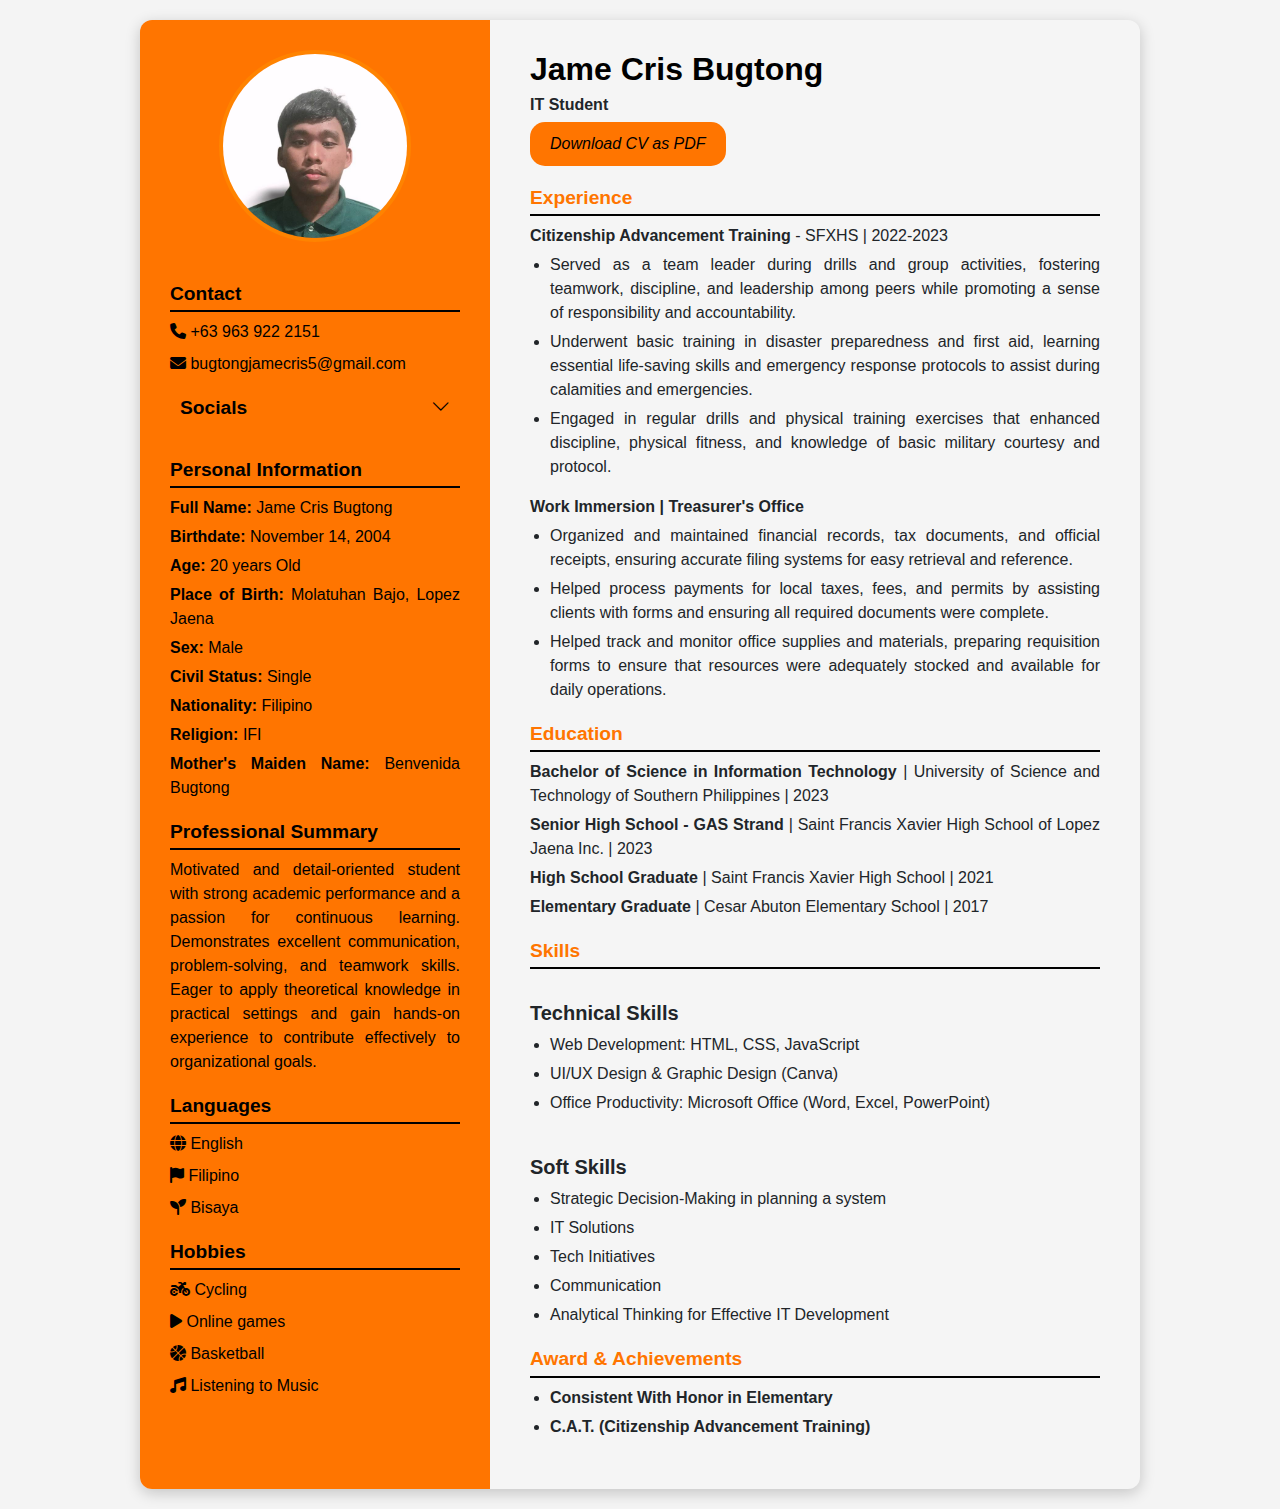
<file: WEBCV/index.html>
<!DOCTYPE html>
<html lang="en">
<head>
    <meta charset="UTF-8">
    <meta name="viewport" content="width=device-width, initial-scale=1.0">
    <title>Jame Cris Bugtong - CV</title>
    <link rel="stylesheet" href="https://cdnjs.cloudflare.com/ajax/libs/font-awesome/6.4.2/css/all.min.css">
    <link rel="stylesheet" href="https://cdn.jsdelivr.net/npm/bootstrap-icons@1.8.1/font/bootstrap-icons.css">
    <link href="https://cdn.jsdelivr.net/npm/bootstrap@5.3.3/dist/css/bootstrap.min.css" rel="stylesheet" integrity="sha384-QWTKZyjpPEjISv5WaRU9OFeRpok6YctnYmDr5pNlyT2bRjXh0JMhjY6hW+ALEwIH" crossorigin="anonymous">
    <link rel="stylesheet" href="style.css">
    <script src="js.js"></script>
</head>
<body>
    <div class="cv-container">
        <div class="left-section">
            <img src="imageee.jpg" alt="Max" style="width: 2in; height: 2in; object-fit: cover;">
  
            <div class="contact-info" style="text-align: justify;">
                <h3 style="color: black;"><strong>Contact</strong></h3>
                <p><i class="fas fa-phone"></i> <a href="tel:+639639222151" style="color: black">+63 963 922 2151</a></p>
                <p><i class="fas fa-envelope"></i> <a href="bugtongjamecris5@gmail.com" style="color: black">bugtongjamecris5@gmail.com</a></p>

            </div>

               <div class="socials-container">
                <div class="socials-category" onclick="toggleSocials()">
                    Socials <i class="bi bi-chevron-down"></i>
                </div>
                <div id="socials-details" class="socials-details">
                    <p><i class="bi bi-github social_icon"></i> 
                        <a href="https://github.com/jeymmm" target="_blank">@jeymmm</a>
                    </p>
                    <p><i class="bi bi-facebook social_icon"></i> 
                        <a href="https://www.facebook.com/cris.jame.520" target="_blank">Jame Cris</a>
                    </p>
                    <p><i class="bi bi-instagram social_icon"></i> 
                        <a href="https://www.instagram.com/riddle_jeym?igsh=aTlpYzB5bWR4eWNn" target="_blank">@riddle_jeym</a>
                    </p>
                </div>
            </div>
            
            <div class="personal" style="text-align: justify;">
                <h3 style="color: black;"><strong>Personal Information</strong></h3>
                <p><strong>Full Name:</strong> Jame Cris Bugtong</p>
                <p><strong>Birthdate:</strong> November 14, 2004</p>
                <p><strong>Age:</strong> 20 years Old</p>
                <p><strong>Place of Birth:</strong> Molatuhan Bajo, Lopez Jaena</p>
                <p><strong>Sex:</strong> Male</p>
                <p><strong>Civil Status:</strong> Single</p>
                <p><strong>Nationality:</strong> Filipino</p>
                <p><strong>Religion:</strong> IFI</p>
                <p><strong>Mother's Maiden Name:</strong> Benvenida Bugtong</p>
            </div>
                     
            <div class="professional" style="text-align: justify;">
                <h3 style="color: black;"><strong>Professional Summary</strong></h3>
                <p>Motivated and detail-oriented student with strong academic performance and a passion for continuous learning. Demonstrates excellent communication, problem-solving, and teamwork skills. Eager to apply theoretical knowledge in practical settings and gain hands-on experience to contribute effectively to organizational goals.</p>
            </div>
              
            <div class="languages" style="text-align: justify;">
                <h3 style="color: black;"><strong>Languages</strong></h3>
                <p><i class="fas fa-globe"></i> English</p>
                <p><i class="fas fa-flag"></i> Filipino</p>
                <p><i class="fas fa-seedling"></i> Bisaya</p>
            </div>
            
            <div class="hobbies" style="text-align: justify;">
                <h3 style="color: black;"><strong>Hobbies</strong></h3>
                <p><i class="fas fa-motorcycle"></i> Cycling</p>
                <p><i class="fas fa-play"></i> Online games</p>
                <p><i class="fas fa-basketball-ball"></i> Basketball</p>
                <p><i class="fas fa-music"></i> Listening to Music</p>
            </div> 
        </div>
        <div class="right-section">
            <h1><span>Jame Cris</span> <span>Bugtong</span></h1>
            <p><strong>IT Student </strong></p>

            
            <div class="cv-container1">
                <a href="cvvv.pdf" download class="btn-download">Download CV as PDF</a>

            </div>

            
            <h3 class="section-title" style="color: #ff7500;"><strong>Experience</strong></h3>
            <div class="experience" style="text-align: justify;">
                <p><strong>Citizenship Advancement Training</strong> - SFXHS | 2022-2023</p>
                  <ul>
                    <li>Served as a team leader during drills and group activities, fostering teamwork, discipline, and leadership among peers while promoting a sense of responsibility and accountability.</li>
                    <li>Underwent basic training in disaster preparedness and first aid, learning essential life-saving skills and emergency response protocols to assist during calamities and emergencies.</li>
                    <li>Engaged in regular drills and physical training exercises that enhanced discipline, physical fitness, and knowledge of basic military courtesy and protocol.</li>
                  </ul>

                <p><strong>Work Immersion | Treasurer's Office</strong></p>
                  <ul>
                    <li>Organized and maintained financial records, tax documents, and official receipts, ensuring accurate filing systems for easy retrieval and reference.</li>
                    <li>Helped process payments for local taxes, fees, and permits by assisting clients with forms and ensuring all required documents were complete.</li>
                    <li>Helped track and monitor office supplies and materials, preparing requisition forms to ensure that resources were adequately stocked and available for daily operations.</li>
                  </ul>
            </div>

            <h3 class="section-title" style="color:  #ff7500;"><strong>Education</strong></h3>
            <div class="education" style="text-align: justify;">
                <p><strong>Bachelor of Science in Information Technology</strong> | University of Science and Technology of Southern Philippines | 2023 </p>
                <p><strong>Senior High School - GAS Strand</strong> | Saint Francis Xavier High School of Lopez Jaena Inc. | 2023</p>
                <p><strong>High School Graduate </strong> | Saint Francis Xavier High School | 2021</p>
                <p><strong>Elementary Graduate </strong> | Cesar Abuton Elementary School | 2017 </p>
            </div>
            
            <h3 class="section-title" style="color:  #ff7500;"><strong>Skills</strong></h3>
            <div class="skills" style="text-align: justify;">
                <br><h5><strong>Technical Skills</strong></h5>
                <ul>
                    <li>Web Development: HTML, CSS, JavaScript</li>
                    <li>UI/UX Design & Graphic Design (Canva)</li>
                    <li>Office Productivity: Microsoft Office (Word, Excel, PowerPoint)</li>
                </ul>
                <br>
                <h5><strong>Soft Skills</strong></h5>
                <ul>
                    <li>Strategic Decision-Making in planning a system</li>
                    <li>IT Solutions</li>
                    <li>Tech Initiatives</li>
                    <li>Communication</li>
                    <li>Analytical Thinking for Effective IT Development</li>
                </ul>
            </div>
        
            <h3 class="section-title" style="color:  #ff7500;"><strong>Award & Achievements</strong></h3>
            <div class="award" style="text-align: justify;">
                <ul>
                    <li><strong>Consistent With Honor in Elementary</strong></li>
                    <li><strong>C.A.T. (Citizenship Advancement Training)</strong></li>
                </ul>
            </div>
        </div>
    </div>
        
  
</div>

</body>
</html>
</file>
<file: WEBCV/style.css>
body {
    font-family: Arial, sans-serif;
    background-color: #f0f2f5;
    margin: 0;
    padding: 0;
    display: flex;
    justify-content: center;
    align-items: center;
    min-height: 100vh;
}

.cv-container {
    display: flex;
    background-color: whitesmoke;
    border-radius: 12px;
    box-shadow: 0 4px 15px rgba(0, 0, 0, 0.2);
    overflow: hidden;
    max-width: 1000px;
    width: 90%;
}

.left-section {
    background-color: #ff7500;
    color: black;    
    width: 35%;
    padding: 30px;
    text-align: center;
}

.left-section img {
    width: 120px;
    height: 120px;
    border-radius: 50%;
    border: 4px solid #ff8300;
    margin-bottom: 20px;
}

.contact-info p,
.objective p,
.languages p,
.hobbies p {
    margin: 8px 0;
}
.contact-info p a{
    text-decoration: none;
}

h3 {
    margin-top: 20px;
    font-size: 1.2rem;
    border-bottom: 2px solid black;
    padding-bottom: 5px;
}

.right-section {
    width: 65%;
    padding: 30px 40px;
}

h1 {
    font-size: 2rem;
    margin: 0 0 5px;
}

h1 span {
    color: black;
    font-weight: bold;
}

p {
    margin: 5px 0;
}

.section-title {
    margin-top: 20px;
    color: black;
}

.experience, .education, .skills, .project, .award {
    margin-bottom: 20px;
}

ul {
    padding-left: 20px;
}

li {
    margin: 5px 0;
}

/* Responsive Design */
@media (max-width: 768px) {
    .cv-container {
        flex-direction: column;
    }

    .left-section, .right-section {
        width: 100%;
    }

    .left-section {
        padding: 20px;
    }

    .right-section {
        padding: 20px;
    }
}  
body {
    font-family: Arial, sans-serif;
    padding: 20px;
    background: #f4f4f4;
  }
  .container {
    background: #fff;
    padding: 20px;
    width: 600px;
    margin: 0 auto;
    border-radius: 8px;
    box-shadow: 0 0 10px rgba(0,0,0,0.1);
  }

.cv-container1 a {
    text-decoration: none;
    font-style: italic;
    color: black;
}
.cv-container1 {
    display: inline-block;
    padding: 10px 20px;
    font-size: 1rem;
    cursor: pointer;
    transition: background-color 0.3s ease, box-shadow 0.3s ease;
    text-align: center;
    background-color: #ff7500;
    border-radius: 15px;
}
.cv-container1:hover {
    
    box-shadow: 0 4px 8px rgba(0, 0, 0, 0.2);
}
.socials-container {
    display: flex;
    flex-direction: column;
    align-items: flex-start;
    width: 100%;
}

.socials-category {
    cursor: pointer;
    font-weight: bold;
    font-size: 1.2em;
    padding: 10px;
    background-color: transparent;
    border-radius: 5px;
    margin-bottom: 5px;
    text-align: left;
    display: flex;
    justify-content: space-between;
    align-items: center;
    width: 100%;
}

.socials-category:hover {
    color: black;
}

.socials-details {
    display: none;
    text-align: justify;
    font-size: 0.95em;
    color: BLACK;
    padding: 10px;
    border-left: 3px solid black;
    transition: all 0.3s ease-in-out;
    width: 100%;
}

.socials-details a {
    color: BLACK;
    text-decoration: none;
    font-weight: bold;
}

.socials-details a:hover {
    text-decoration: underline;
}
</file>
